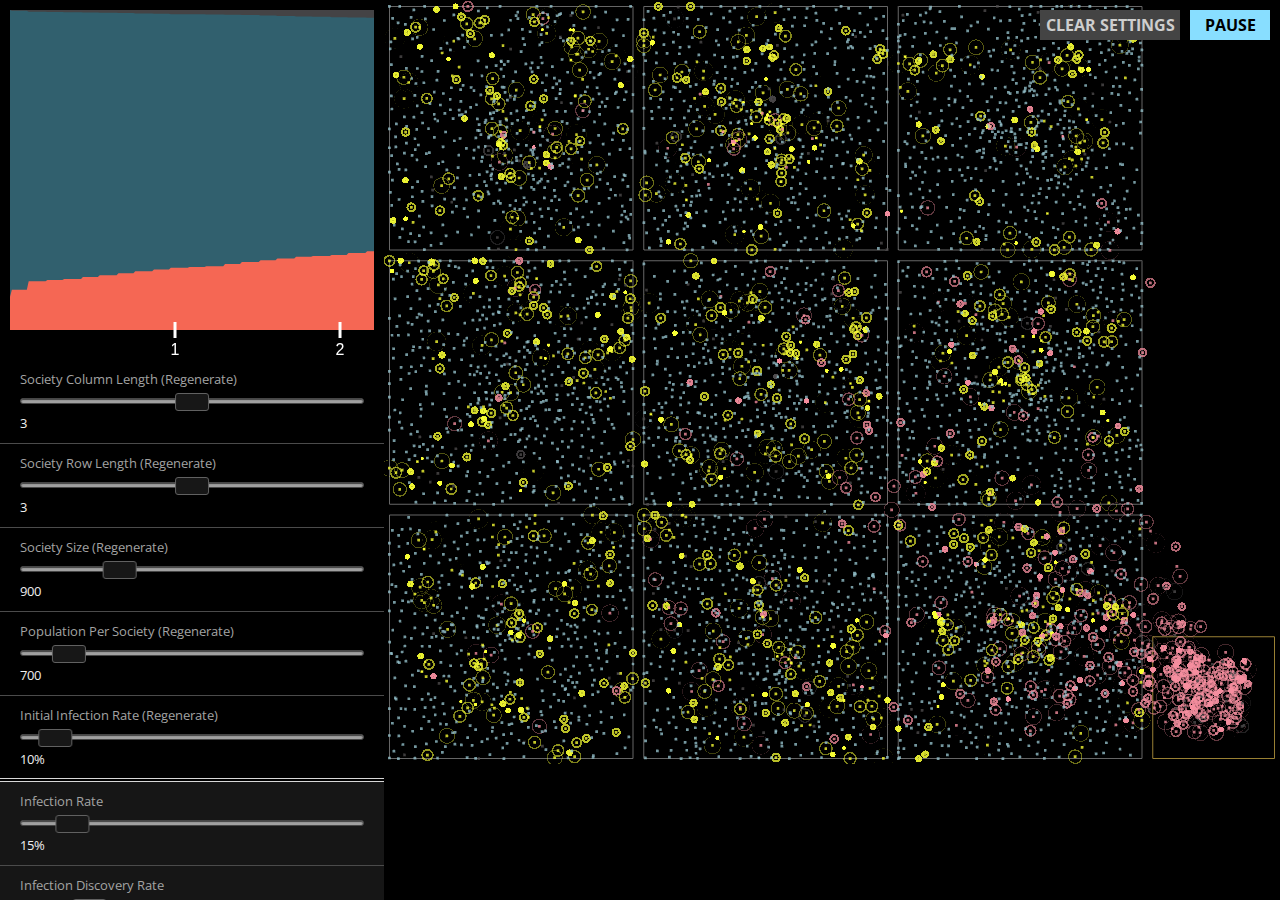
<file: epidemic-simulator/index.html>
<html>

  <head>
    <meta name="viewport" content="width=device-width, user-scalable=no">
    <link rel="stylesheet" href="./nouislider.min.css">
    <link href="https://fonts.googleapis.com/css?family=Open+Sans&display=swap" rel="stylesheet">
    <style>
      html, body {
        position: relative;
        width: 100%;
        height: 100%;
        padding: 0;
        margin: 0;
        background: black;
        font-family: 'Open Sans', sans-serif;
      }

      #stat-box {
        position: absolute;
        left: 10px;
        top: 10px;
        width: calc(30% - 20px);
        height: calc(40% - 10px);
      }

      #cvs-box {
        position: absolute;
        right: 0;
        top: 0;
        width: 70%;
        height: 100%;
      }

      .divider {
        width: 100%;
        height: 1px;
        border-bottom: 1px solid rgb(75, 75, 75);
      }

      .divider.bold {
        height: 1px;
        padding-bottom: 1px;
        border-top: 1px solid rgb(216, 216, 216);
        border-bottom: 1px solid rgb(216, 216, 216);
      }

      #control {
        display: grid;
        position: absolute;
        top: 40%;
        left: 0;
        width: 30%;
        height: 60%;
        box-sizing: border-box;
        overflow: auto;
      }

      #control .category:nth-child(even) {
        background: rgb(22, 22, 22);
      }

      #control .slider-box {
        display: flex;
        flex-direction: column;
        color: rgb(163, 163, 163);
        font-size: 13px;
        padding: 10px 20px;
        box-sizing: border-box;
      }

      #control .slider-box > .label {
        margin-bottom: 10px;
      }

      #control .slider-box > .value {
        color: #eee;
        margin-top: 10px;
      }

      #paused {
        position: fixed;
        top: 10px;
        right: 10px;
        width: 80px;
        height: 30px;
        line-height: 30px;
        background: #88deff;
        color: black;
        text-align: center;
        cursor: pointer;
        font-weight: bold;
      }

      #paused.active {
        background: #ff6767;
      }

      #clear {
        position: fixed;
        top: 10px;
        right: 100px;
        width: 140px;
        height: 30px;
        line-height: 30px;
        background: #444444;
        color: rgb(206, 206, 206);
        text-align: center;
        cursor: pointer;
        font-weight: bold;
      }
    </style>
  </head>

  <div id="stat-box">
    <canvas id="statistic" width="500px" height="300px"></canvas>
  </div>
  <div id="cvs-box">
    <canvas id="canvas" width="100%" height="100%"></canvas>
  </div>
  <div id="control">
  </div>
  <div id="paused">PAUSE</div>
  <div id="clear">CLEAR SETTINGS</div>

  <script src="./bundle.js"></script>

</html>
</file>
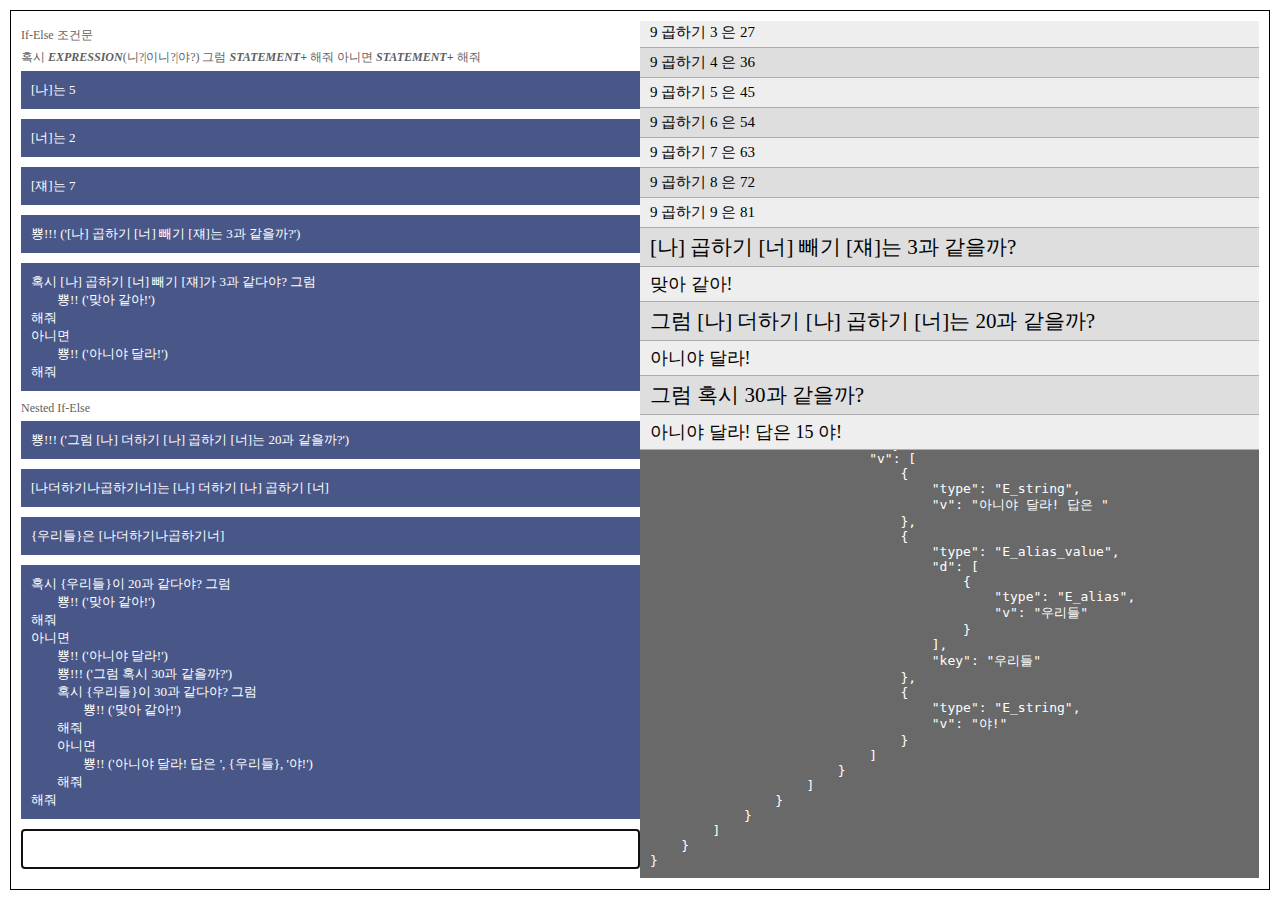
<file: tcfgr/index.html>
<!DOCTYPE html>
<html lang="en">
<head>
    <meta charset="UTF-8">
    <title>2018 Compiler, Context-Free Language</title>
</head>
<body>
<div id="app">

  <div id="left">
    
  </div>
  <div id="right">
    <div id="result"></div>
    <div id="logger"></div>
  </div>

</div>
<script type="text/javascript" src="./jquery.min.js"></script>
<script type="text/javascript" src="./bundle.js"></script>
</body>
</html>
</file>
<file: epidemic-simulator/nouislider.min.css>
/*! nouislider - 14.2.0 - 3/27/2020 */

.noUi-target,
.noUi-target * {
	-webkit-touch-callout: none;
	-webkit-tap-highlight-color: transparent;
	-webkit-user-select: none;
	-ms-touch-action: none;
	touch-action: none;
	-ms-user-select: none;
	-moz-user-select: none;
	user-select: none;
	-moz-box-sizing: border-box;
	box-sizing: border-box
}

.noUi-target {
	position: relative
}

.noUi-base,
.noUi-connects {
	width: 100%;
	height: 100%;
	position: relative;
	z-index: 1
}

.noUi-connects {
	overflow: hidden;
	z-index: 0
}

.noUi-connect,
.noUi-origin {
	will-change: transform;
	position: absolute;
	z-index: 1;
	top: 0;
	right: 0;
	-ms-transform-origin: 0 0;
	-webkit-transform-origin: 0 0;
	-webkit-transform-style: preserve-3d;
	transform-origin: 0 0;
	transform-style: flat
}

.noUi-connect {
	height: 100%;
	width: 100%
}

.noUi-origin {
	height: 10%;
	width: 10%
}

.noUi-txt-dir-rtl.noUi-horizontal .noUi-origin {
	left: 0;
	right: auto
}

.noUi-vertical .noUi-origin {
	width: 0
}

.noUi-horizontal .noUi-origin {
	height: 0
}

.noUi-handle {
	-webkit-backface-visibility: hidden;
	backface-visibility: hidden;
	position: absolute
}

.noUi-touch-area {
	height: 100%;
	width: 100%
}

.noUi-state-tap .noUi-connect,
.noUi-state-tap .noUi-origin {
	-webkit-transition: transform .3s;
	transition: transform .3s
}

.noUi-state-drag * {
	cursor: inherit!important
}

.noUi-horizontal {
	height: 6px;
}

.noUi-horizontal .noUi-handle {
	width: 34px;
	height: 18px;
	right: -17px;
	top: -6px
}

.noUi-vertical {
	width: 18px
}

.noUi-vertical .noUi-handle {
	width: 28px;
	height: 34px;
	right: -6px;
	top: -17px
}

.noUi-txt-dir-rtl.noUi-horizontal .noUi-handle {
	left: -17px;
	right: auto
}

.noUi-target {
	background: #a0a0a0;
	border-radius: 4px;
	border: 1px solid #464646;
	box-shadow: inset 0 1px 1px #424242, 0 3px 6px -5px #BBB
}

.noUi-connects {
	border-radius: 3px
}

.noUi-connect {
	background: #3FB8AF
}

.noUi-draggable {
	cursor: ew-resize
}

.noUi-vertical .noUi-draggable {
	cursor: ns-resize
}

.noUi-handle {
	border: 1px solid #616161;
	border-radius: 3px;
	background: #171717;
	cursor: default;
	/* box-shadow: inset 0 0 1px #FFF, inset 0 1px 7px #EBEBEB, 0 3px 6px -3px #BBB */
}

.noUi-active {
	/* box-shadow: inset 0 0 1px #FFF, inset 0 1px 7px #DDD, 0 3px 6px -3px #BBB */
}

.noUi-handle:after,
.noUi-handle:before {
	/* content: "";
	display: block;
	position: absolute;
	height: 14px;
	width: 1px;
	background: #E8E7E6;
	left: 14px;
	top: 6px */
}

.noUi-handle:after {
	left: 17px
}

.noUi-vertical .noUi-handle:after,
.noUi-vertical .noUi-handle:before {
	width: 14px;
	height: 1px;
	left: 6px;
	top: 14px
}

.noUi-vertical .noUi-handle:after {
	top: 17px
}

[disabled] .noUi-connect {
	background: #B8B8B8
}

[disabled] .noUi-handle,
[disabled].noUi-handle,
[disabled].noUi-target {
	cursor: not-allowed
}

.noUi-pips,
.noUi-pips * {
	-moz-box-sizing: border-box;
	box-sizing: border-box
}

.noUi-pips {
	position: absolute;
	color: #999
}

.noUi-value {
	position: absolute;
	white-space: nowrap;
	text-align: center
}

.noUi-value-sub {
	color: #ccc;
	font-size: 10px
}

.noUi-marker {
	position: absolute;
	background: #CCC
}

.noUi-marker-sub {
	background: #AAA
}

.noUi-marker-large {
	background: #AAA
}

.noUi-pips-horizontal {
	padding: 10px 0;
	height: 80px;
	top: 100%;
	left: 0;
	width: 100%
}

.noUi-value-horizontal {
	-webkit-transform: translate(-50%, 50%);
	transform: translate(-50%, 50%)
}

.noUi-rtl .noUi-value-horizontal {
	-webkit-transform: translate(50%, 50%);
	transform: translate(50%, 50%)
}

.noUi-marker-horizontal.noUi-marker {
	margin-left: -1px;
	width: 2px;
	height: 5px
}

.noUi-marker-horizontal.noUi-marker-sub {
	height: 10px
}

.noUi-marker-horizontal.noUi-marker-large {
	height: 15px
}

.noUi-pips-vertical {
	padding: 0 10px;
	height: 100%;
	top: 0;
	left: 100%
}

.noUi-value-vertical {
	-webkit-transform: translate(0, -50%);
	transform: translate(0, -50%);
	padding-left: 25px
}

.noUi-rtl .noUi-value-vertical {
	-webkit-transform: translate(0, 50%);
	transform: translate(0, 50%)
}

.noUi-marker-vertical.noUi-marker {
	width: 5px;
	height: 2px;
	margin-top: -1px
}

.noUi-marker-vertical.noUi-marker-sub {
	width: 10px
}

.noUi-marker-vertical.noUi-marker-large {
	width: 15px
}

.noUi-tooltip {
	display: block;
	position: absolute;
	border: 1px solid #D9D9D9;
	border-radius: 3px;
	background: #fff;
	color: #000;
	padding: 5px;
	text-align: center;
	white-space: nowrap
}

.noUi-horizontal .noUi-tooltip {
	-webkit-transform: translate(-50%, 0);
	transform: translate(-50%, 0);
	left: 50%;
	bottom: 120%
}

.noUi-vertical .noUi-tooltip {
	-webkit-transform: translate(0, -50%);
	transform: translate(0, -50%);
	top: 50%;
	right: 120%
}
</file>
